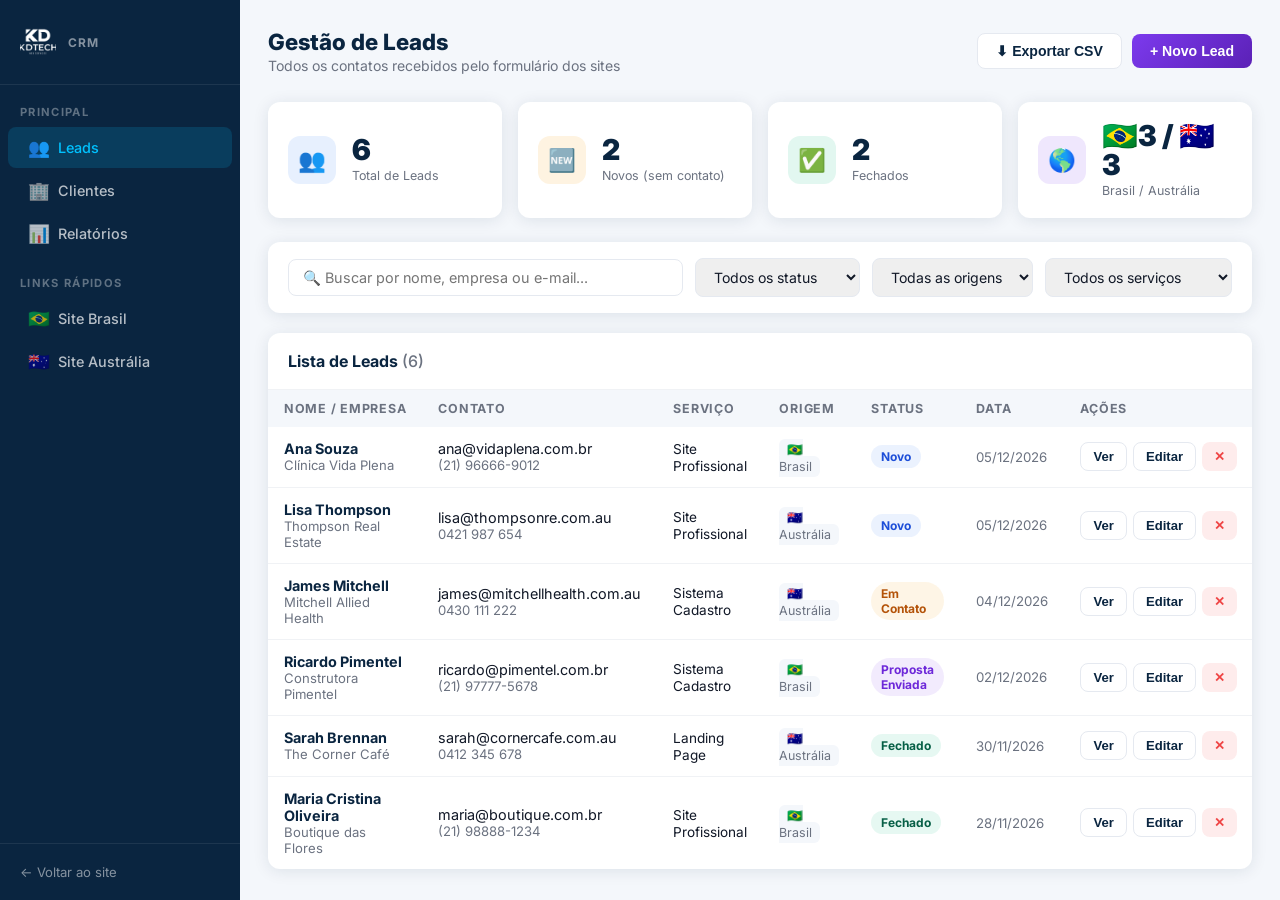
<file: crm/index.html>
<!DOCTYPE html>
<html lang="pt-BR">
<head>
  <meta charset="UTF-8" />
  <meta name="viewport" content="width=device-width, initial-scale=1.0" />
  <title>KDTech CRM – Gestão de Leads</title>
  <meta name="robots" content="noindex, nofollow" />
  <link rel="preconnect" href="https://fonts.googleapis.com" />
  <link href="https://fonts.googleapis.com/css2?family=Inter:wght@400;500;600;700;800&display=swap" rel="stylesheet" />
  <style>
    :root {
      --primary: #0a2540; --accent: #00c2ff; --accent2: #7c3aed;
      --white: #fff; --gray-light: #f4f7fb; --gray: #6b7280; --dark: #111827;
      --success: #10b981; --warning: #f59e0b; --danger: #ef4444; --info: #3b82f6;
      --shadow: 0 2px 16px rgba(10,37,64,0.10); --radius: 12px;
    }
    *, *::before, *::after { box-sizing: border-box; margin: 0; padding: 0; }
    body { font-family: 'Inter', sans-serif; background: var(--gray-light); color: var(--dark); min-height: 100vh; }

    /* LAYOUT */
    .app { display: block; min-height: 100vh; }
    .sidebar {
      background: var(--primary); color: white;
      padding: 0; position: fixed; top: 0; left: 0; bottom: 0; width: 240px;
      display: flex; flex-direction: column; z-index: 100;
      overflow-y: auto;
    }
    .sidebar-logo {
      padding: 24px 20px; display: flex; align-items: center; gap: 10px;
      border-bottom: 1px solid rgba(255,255,255,0.08);
    }
    .logo-mark { width: 36px; height: 36px; border-radius: 8px; background: linear-gradient(135deg,var(--accent),var(--accent2)); display: flex; align-items: center; justify-content: center; font-weight: 900; font-size: 1rem; }
    .logo-text { font-weight: 800; font-size: 1.05rem; }
    .logo-text span { color: var(--accent); }
    .sidebar-label { font-size: 0.7rem; font-weight: 700; letter-spacing: 0.12em; text-transform: uppercase; color: rgba(255,255,255,0.35); padding: 20px 20px 8px; }
    .nav-item {
      display: flex; align-items: center; gap: 10px;
      padding: 10px 20px; font-size: 0.9rem; font-weight: 500;
      color: rgba(255,255,255,0.7); cursor: pointer;
      border-radius: 8px; margin: 0 8px 2px;
      transition: all 0.2s;
    }
    .nav-item:hover, .nav-item.active { background: rgba(255,255,255,0.10); color: white; }
    .nav-item.active { background: rgba(0,194,255,0.15); color: var(--accent); }
    .nav-icon { font-size: 1.1rem; width: 20px; text-align: center; }
    .sidebar-footer { margin-top: auto; padding: 20px; border-top: 1px solid rgba(255,255,255,0.08); }
    .sidebar-footer a { color: rgba(255,255,255,0.5); font-size: 0.82rem; text-decoration: none; display: flex; align-items: center; gap: 8px; }
    .sidebar-footer a:hover { color: white; }

    /* MAIN */
    .main { margin-left: 240px; padding: 28px; min-height: 100vh; }
    .topbar {
      display: flex; align-items: center; justify-content: space-between;
      margin-bottom: 28px;
    }
    .topbar h1 { font-size: 1.4rem; font-weight: 800; color: var(--primary); }
    .topbar-actions { display: flex; gap: 10px; align-items: center; }
    .btn {
      display: inline-flex; align-items: center; gap: 6px;
      padding: 9px 18px; border-radius: 8px; font-weight: 600; font-size: 0.88rem;
      cursor: pointer; border: none; text-decoration: none; transition: all 0.2s;
    }
    .btn-primary { background: linear-gradient(135deg,var(--accent2),#5b21b6); color: white; }
    .btn-primary:hover { transform: translateY(-1px); box-shadow: 0 4px 14px rgba(124,58,237,0.35); }
    .btn-outline { background: white; color: var(--primary); border: 1.5px solid #e5e9f0; }
    .btn-outline:hover { border-color: var(--accent2); color: var(--accent2); }
    .btn-danger { background: var(--danger); color: white; }
    .btn-sm { padding: 6px 12px; font-size: 0.82rem; }

    /* STATS */
    .stats-grid { display: grid; grid-template-columns: repeat(4,1fr); gap: 16px; margin-bottom: 24px; }
    .stat-card {
      background: white; border-radius: var(--radius); padding: 20px;
      box-shadow: var(--shadow); display: flex; align-items: center; gap: 16px;
    }
    .stat-icon { width: 48px; height: 48px; border-radius: 12px; display: flex; align-items: center; justify-content: center; font-size: 1.4rem; flex-shrink: 0; }
    .stat-info { flex: 1; }
    .stat-num { font-size: 1.8rem; font-weight: 900; color: var(--primary); line-height: 1; }
    .stat-lbl { font-size: 0.78rem; color: var(--gray); margin-top: 3px; }
    .stat-delta { font-size: 0.75rem; font-weight: 700; margin-top: 4px; }
    .delta-up { color: var(--success); }

    /* FILTER BAR */
    .filter-bar {
      background: white; border-radius: var(--radius); padding: 16px 20px;
      box-shadow: var(--shadow); margin-bottom: 20px;
      display: flex; gap: 12px; align-items: center; flex-wrap: wrap;
    }
    .search-input {
      flex: 1; min-width: 200px; padding: 9px 14px;
      border: 1.5px solid #e5e9f0; border-radius: 8px;
      font-size: 0.9rem; outline: none; font-family: inherit;
    }
    .search-input:focus { border-color: var(--accent2); }
    .filter-select {
      padding: 9px 14px; border: 1.5px solid #e5e9f0; border-radius: 8px;
      font-size: 0.88rem; color: var(--dark); font-family: inherit; outline: none; cursor: pointer;
    }
    .filter-select:focus { border-color: var(--accent2); }

    /* TABLE */
    .table-card { background: white; border-radius: var(--radius); box-shadow: var(--shadow); overflow: hidden; }
    .table-header { padding: 18px 20px; border-bottom: 1px solid #f0f2f5; display: flex; align-items: center; justify-content: space-between; }
    .table-header h3 { font-size: 1rem; font-weight: 700; color: var(--primary); }
    .table-wrap { overflow-x: auto; }
    table { width: 100%; border-collapse: collapse; }
    thead th {
      background: var(--gray-light); padding: 11px 16px;
      text-align: left; font-size: 0.78rem; font-weight: 700;
      text-transform: uppercase; letter-spacing: 0.06em; color: var(--gray);
      white-space: nowrap;
    }
    tbody tr { border-bottom: 1px solid #f0f2f5; transition: background 0.15s; }
    tbody tr:last-child { border-bottom: none; }
    tbody tr:hover { background: var(--gray-light); }
    tbody td { padding: 13px 16px; font-size: 0.9rem; }
    .lead-name { font-weight: 700; color: var(--primary); }
    .lead-company { font-size: 0.82rem; color: var(--gray); }

    /* STATUS BADGES */
    .badge {
      display: inline-flex; align-items: center; gap: 5px;
      padding: 4px 10px; border-radius: 99px; font-size: 0.75rem; font-weight: 700;
    }
    .badge-novo { background: rgba(59,130,246,0.1); color: #1d4ed8; }
    .badge-contato { background: rgba(245,158,11,0.1); color: #b45309; }
    .badge-proposta { background: rgba(124,58,237,0.1); color: #6d28d9; }
    .badge-fechado { background: rgba(16,185,129,0.1); color: #065f46; }
    .badge-perdido { background: rgba(239,68,68,0.1); color: #b91c1c; }

    /* SOURCE BADGE */
    .source-badge { font-size: 0.78rem; color: var(--gray); background: var(--gray-light); padding: 3px 8px; border-radius: 6px; }

    /* ACTIONS */
    .actions { display: flex; gap: 6px; }

    /* MODAL */
    .modal-overlay {
      display: none; position: fixed; inset: 0; z-index: 999;
      background: rgba(10,37,64,0.55); backdrop-filter: blur(4px);
      align-items: center; justify-content: center;
    }
    .modal-overlay.open { display: flex; }
    .modal {
      background: white; border-radius: 18px; padding: 36px;
      width: 90%; max-width: 600px; max-height: 90vh; overflow-y: auto;
      box-shadow: 0 20px 60px rgba(10,37,64,0.25);
    }
    .modal-header { display: flex; justify-content: space-between; align-items: center; margin-bottom: 24px; }
    .modal-header h2 { font-size: 1.2rem; font-weight: 800; color: var(--primary); }
    .modal-close { background: none; border: none; font-size: 1.5rem; cursor: pointer; color: var(--gray); line-height: 1; }
    .form-group { margin-bottom: 16px; }
    .form-group label { display: block; font-size: 0.83rem; font-weight: 700; color: var(--primary); margin-bottom: 6px; }
    .form-group input, .form-group select, .form-group textarea {
      width: 100%; padding: 10px 14px; border: 1.5px solid #e5e9f0; border-radius: 9px;
      font-size: 0.92rem; font-family: inherit; outline: none; transition: all 0.2s;
    }
    .form-group input:focus, .form-group select:focus, .form-group textarea:focus { border-color: var(--accent2); }
    .form-group textarea { resize: vertical; min-height: 90px; }
    .form-row { display: grid; grid-template-columns: 1fr 1fr; gap: 12px; }
    .modal-footer { display: flex; gap: 10px; justify-content: flex-end; margin-top: 20px; }

    /* DETAIL PANEL */
    .detail-grid { display: grid; grid-template-columns: 1fr 1fr; gap: 14px; margin-bottom: 20px; }
    .detail-item strong { display: block; font-size: 0.78rem; font-weight: 700; color: var(--gray); text-transform: uppercase; letter-spacing: 0.06em; margin-bottom: 3px; }
    .detail-item span { font-size: 0.92rem; color: var(--dark); }
    .notes-box { background: var(--gray-light); border-radius: 10px; padding: 14px; font-size: 0.9rem; color: var(--dark); line-height: 1.6; min-height: 60px; }
    .history-item { padding: 10px 0; border-bottom: 1px solid #f0f2f5; font-size: 0.88rem; }
    .history-item:last-child { border-bottom: none; }
    .history-date { color: var(--gray); font-size: 0.78rem; }

    /* EMPTY STATE */
    .empty-state { text-align: center; padding: 60px 20px; color: var(--gray); }
    .empty-state .empty-icon { font-size: 3rem; margin-bottom: 14px; }
    .empty-state h3 { font-size: 1.1rem; font-weight: 700; color: var(--primary); margin-bottom: 8px; }

    /* TOAST */
    .toast {
      position: fixed; bottom: 24px; left: 50%; transform: translateX(-50%);
      background: var(--primary); color: white; padding: 12px 24px;
      border-radius: 99px; font-size: 0.88rem; font-weight: 600;
      box-shadow: 0 8px 32px rgba(10,37,64,0.3); z-index: 9999;
      opacity: 0; transition: opacity 0.3s; pointer-events: none;
    }
    .toast.show { opacity: 1; }

    /* RESPONSIVE */
    @media (max-width: 768px) {
      .app { grid-template-columns: 1fr; }
      .sidebar { position: static; width: 100%; height: auto; }
      .main { margin-left: 0; padding: 16px; }
      .stats-grid { grid-template-columns: repeat(2,1fr); }
      .form-row { grid-template-columns: 1fr; }
      .detail-grid { grid-template-columns: 1fr; }
    }
    @media (max-width: 480px) {
      .stats-grid { grid-template-columns: 1fr 1fr; }
    }
  </style>
</head>
<body>

<div class="app">
  <!-- SIDEBAR -->
  <aside class="sidebar">
    <div class="sidebar-logo">
      <img src="../assets/img/logo-full-cropped.png" alt="KDTech" style="height:36px;filter:brightness(0) invert(1);object-fit:contain;" />
      <span style="color:rgba(255,255,255,0.5);font-size:0.75rem;font-weight:700;letter-spacing:0.08em;margin-left:2px">CRM</span>
    </div>
    <div class="sidebar-label">Principal</div>
    <div class="nav-item active" onclick="showView('leads')">
      <span class="nav-icon">👥</span> Leads
    </div>
    <div class="nav-item" onclick="showView('clientes')">
      <span class="nav-icon">🏢</span> Clientes
    </div>
    <div class="nav-item" onclick="showView('relatorios')">
      <span class="nav-icon">📊</span> Relatórios
    </div>
    <div class="sidebar-label">Links Rápidos</div>
    <div class="nav-item" onclick="window.open('../index.html')">
      <span class="nav-icon">🇧🇷</span> Site Brasil
    </div>
    <div class="nav-item" onclick="window.open('../en/index.html')">
      <span class="nav-icon">🇦🇺</span> Site Austrália
    </div>
    <div class="sidebar-footer">
      <a href="../index.html">← Voltar ao site</a>
    </div>
  </aside>

  <!-- MAIN -->
  <main class="main">

    <!-- VIEW: LEADS -->
    <div id="view-leads">
      <div class="topbar">
        <div>
          <h1>Gestão de Leads</h1>
          <p style="color:var(--gray);font-size:0.88rem;margin-top:2px">Todos os contatos recebidos pelo formulário dos sites</p>
        </div>
        <div class="topbar-actions">
          <button class="btn btn-outline" onclick="exportCSV()">⬇ Exportar CSV</button>
          <button class="btn btn-primary" onclick="openNewLead()">+ Novo Lead</button>
        </div>
      </div>

      <!-- Stats -->
      <div class="stats-grid" id="statsGrid"></div>

      <!-- Filter Bar -->
      <div class="filter-bar">
        <input class="search-input" type="text" id="searchInput" placeholder="🔍 Buscar por nome, empresa ou e-mail..." oninput="renderTable()" />
        <select class="filter-select" id="filterStatus" onchange="renderTable()">
          <option value="">Todos os status</option>
          <option value="Novo">Novo</option>
          <option value="Em Contato">Em Contato</option>
          <option value="Proposta Enviada">Proposta Enviada</option>
          <option value="Fechado">Fechado</option>
          <option value="Perdido">Perdido</option>
        </select>
        <select class="filter-select" id="filterSource" onchange="renderTable()">
          <option value="">Todas as origens</option>
          <option value="Brasil">Site Brasil</option>
          <option value="Austrália">Site Austrália</option>
          <option value="Manual">Manual</option>
        </select>
        <select class="filter-select" id="filterService" onchange="renderTable()">
          <option value="">Todos os serviços</option>
          <option value="landing-page">Landing Page</option>
          <option value="site-profissional">Site Profissional</option>
          <option value="sistema-cadastro">Sistema de Cadastro</option>
          <option value="loja-virtual">Loja Virtual</option>
          <option value="manutencao">Manutenção</option>
        </select>
      </div>

      <!-- Table -->
      <div class="table-card">
        <div class="table-header">
          <h3>Lista de Leads <span id="leadCount" style="color:var(--gray);font-weight:500"></span></h3>
        </div>
        <div class="table-wrap">
          <table>
            <thead>
              <tr>
                <th>Nome / Empresa</th>
                <th>Contato</th>
                <th>Serviço</th>
                <th>Origem</th>
                <th>Status</th>
                <th>Data</th>
                <th>Ações</th>
              </tr>
            </thead>
            <tbody id="leadsBody"></tbody>
          </table>
        </div>
        <div id="emptyState" class="empty-state" style="display:none">
          <div class="empty-icon">📭</div>
          <h3>Nenhum lead encontrado</h3>
          <p>Ajuste os filtros ou adicione um novo lead manualmente.</p>
        </div>
      </div>
    </div>

    <!-- VIEW: CLIENTES -->
    <div id="view-clientes" style="display:none">
      <div class="topbar">
        <h1>Clientes Ativos</h1>
        <button class="btn btn-primary" onclick="openNewClient()">+ Novo Cliente</button>
      </div>
      <div class="table-card">
        <div class="table-header"><h3>Clientes</h3></div>
        <div class="table-wrap">
          <table>
            <thead><tr><th>Nome</th><th>Empresa</th><th>E-mail</th><th>Plano</th><th>Desde</th><th>Ações</th></tr></thead>
            <tbody id="clientesBody"></tbody>
          </table>
        </div>
        <div id="emptyClients" class="empty-state" style="display:none">
          <div class="empty-icon">🏢</div>
          <h3>Nenhum cliente cadastrado ainda</h3>
          <p>Converta leads em clientes para aparecerem aqui.</p>
        </div>
      </div>
    </div>

    <!-- VIEW: RELATÓRIOS -->
    <div id="view-relatorios" style="display:none">
      <div class="topbar"><h1>Relatórios</h1></div>
      <div style="display:grid;grid-template-columns:1fr 1fr;gap:20px">
        <div class="table-card" style="padding:24px">
          <h3 style="font-size:1rem;font-weight:700;color:var(--primary);margin-bottom:16px">Leads por Status</h3>
          <div id="reportStatus"></div>
        </div>
        <div class="table-card" style="padding:24px">
          <h3 style="font-size:1rem;font-weight:700;color:var(--primary);margin-bottom:16px">Leads por Origem</h3>
          <div id="reportSource"></div>
        </div>
        <div class="table-card" style="padding:24px">
          <h3 style="font-size:1rem;font-weight:700;color:var(--primary);margin-bottom:16px">Leads por Serviço</h3>
          <div id="reportService"></div>
        </div>
        <div class="table-card" style="padding:24px">
          <h3 style="font-size:1rem;font-weight:700;color:var(--primary);margin-bottom:16px">Últimos 7 dias</h3>
          <div id="reportRecent"></div>
        </div>
      </div>
    </div>

  </main>
</div>

<!-- MODAL: LEAD DETAIL / EDIT -->
<div class="modal-overlay" id="leadModal">
  <div class="modal">
    <div class="modal-header">
      <h2 id="modalTitle">Detalhes do Lead</h2>
      <button class="modal-close" onclick="closeModal('leadModal')">✕</button>
    </div>
    <div id="modalBody"></div>
  </div>
</div>

<!-- TOAST -->
<div class="toast" id="toast"></div>

<script>
// ===== DATA LAYER =====
const STORAGE_KEY = 'kdtech_crm_leads';
const CLIENTS_KEY = 'kdtech_crm_clients';

function getLeads() { return JSON.parse(localStorage.getItem(STORAGE_KEY) || '[]'); }
function saveLeads(leads) { localStorage.setItem(STORAGE_KEY, JSON.stringify(leads)); }
function getClients() { return JSON.parse(localStorage.getItem(CLIENTS_KEY) || '[]'); }
function saveClients(c) { localStorage.setItem(CLIENTS_KEY, JSON.stringify(c)); }

function genId() { return Date.now().toString(36) + Math.random().toString(36).slice(2, 6); }

// Seed demo data if empty
function seedDemo() {
  if (getLeads().length > 0) return;
  const demo = [
    { id: genId(), nome: 'Maria Cristina Oliveira', empresa: 'Boutique das Flores', email: 'maria@boutique.com.br', telefone: '(21) 98888-1234', servico: 'site-profissional', mensagem: 'Quero um site para minha floricultura.', status: 'Fechado', origem: 'Brasil', data: new Date(Date.now()-7*86400000).toISOString(), notas: 'Cliente fechou plano Profissional R$3.800. Entrega até dia 20.' },
    { id: genId(), nome: 'Ricardo Pimentel', empresa: 'Construtora Pimentel', email: 'ricardo@pimentel.com.br', telefone: '(21) 97777-5678', servico: 'sistema-cadastro', mensagem: 'Preciso de sistema para cadastrar funcionários.', status: 'Proposta Enviada', origem: 'Brasil', data: new Date(Date.now()-3*86400000).toISOString(), notas: 'Proposta de R$7.500 enviada. Aguardando retorno.' },
    { id: genId(), nome: 'Sarah Brennan', empresa: 'The Corner Café', email: 'sarah@cornercafe.com.au', telefone: '0412 345 678', servico: 'landing-page', mensagem: 'Need a simple website for my café in Sydney.', status: 'Fechado', origem: 'Austrália', data: new Date(Date.now()-5*86400000).toISOString(), notas: 'Closed Starter plan A$800. Delivered.' },
    { id: genId(), nome: 'James Mitchell', empresa: 'Mitchell Allied Health', email: 'james@mitchellhealth.com.au', telefone: '0430 111 222', servico: 'sistema-cadastro', mensagem: 'We need a patient registration system.', status: 'Em Contato', origem: 'Austrália', data: new Date(Date.now()-1*86400000).toISOString(), notas: 'Scheduled call for Thursday.' },
    { id: genId(), nome: 'Ana Souza', empresa: 'Clínica Vida Plena', email: 'ana@vidaplena.com.br', telefone: '(21) 96666-9012', servico: 'site-profissional', mensagem: 'Quero um site para minha clínica.', status: 'Novo', origem: 'Brasil', data: new Date().toISOString(), notas: '' },
    { id: genId(), nome: 'Lisa Thompson', empresa: 'Thompson Real Estate', email: 'lisa@thompsonre.com.au', telefone: '0421 987 654', servico: 'site-profissional', mensagem: 'Looking for a professional real estate website.', status: 'Novo', origem: 'Austrália', data: new Date().toISOString(), notas: '' },
  ];
  saveLeads(demo);
}

// ===== VIEWS =====
function showView(view) {
  ['leads','clientes','relatorios'].forEach(v => {
    document.getElementById('view-'+v).style.display = v === view ? '' : 'none';
  });
  document.querySelectorAll('.nav-item').forEach((el,i) => el.classList.toggle('active', i === ['leads','clientes','relatorios'].indexOf(view)));
  if (view === 'leads') { renderStats(); renderTable(); }
  if (view === 'clientes') renderClients();
  if (view === 'relatorios') renderReports();
}

// ===== STATS =====
function renderStats() {
  const leads = getLeads();
  const total = leads.length;
  const novos = leads.filter(l => l.status === 'Novo').length;
  const fechados = leads.filter(l => l.status === 'Fechado').length;
  const brasil = leads.filter(l => l.origem === 'Brasil').length;
  const australia = leads.filter(l => l.origem === 'Austrália').length;
  document.getElementById('statsGrid').innerHTML = `
    <div class="stat-card"><div class="stat-icon" style="background:rgba(59,130,246,0.12)">👥</div><div class="stat-info"><div class="stat-num">${total}</div><div class="stat-lbl">Total de Leads</div></div></div>
    <div class="stat-card"><div class="stat-icon" style="background:rgba(245,158,11,0.12)">🆕</div><div class="stat-info"><div class="stat-num">${novos}</div><div class="stat-lbl">Novos (sem contato)</div></div></div>
    <div class="stat-card"><div class="stat-icon" style="background:rgba(16,185,129,0.12)">✅</div><div class="stat-info"><div class="stat-num">${fechados}</div><div class="stat-lbl">Fechados</div></div></div>
    <div class="stat-card"><div class="stat-icon" style="background:rgba(124,58,237,0.12)">🌎</div><div class="stat-info"><div class="stat-num">🇧🇷${brasil} / 🇦🇺${australia}</div><div class="stat-lbl">Brasil / Austrália</div></div></div>
  `;
}

// ===== TABLE =====
const statusMap = {
  'Novo': 'badge-novo', 'Em Contato': 'badge-contato',
  'Proposta Enviada': 'badge-proposta', 'Fechado': 'badge-fechado', 'Perdido': 'badge-perdido'
};
const serviceLabels = {
  'landing-page':'Landing Page','site-profissional':'Site Profissional',
  'sistema-cadastro':'Sistema Cadastro','loja-virtual':'Loja Virtual','manutencao':'Manutenção','outro':'Outro'
};

function renderTable() {
  const leads = getLeads();
  const q = document.getElementById('searchInput').value.toLowerCase();
  const st = document.getElementById('filterStatus').value;
  const src = document.getElementById('filterSource').value;
  const svc = document.getElementById('filterService').value;

  const filtered = leads.filter(l => {
    const match = !q || [l.nome,l.empresa,l.email,l.telefone].join(' ').toLowerCase().includes(q);
    return match && (!st || l.status === st) && (!src || l.origem === src) && (!svc || l.servico === svc);
  }).sort((a,b) => new Date(b.data) - new Date(a.data));

  document.getElementById('leadCount').textContent = `(${filtered.length})`;
  const tbody = document.getElementById('leadsBody');
  const empty = document.getElementById('emptyState');

  if (filtered.length === 0) { tbody.innerHTML = ''; empty.style.display = ''; return; }
  empty.style.display = 'none';

  tbody.innerHTML = filtered.map(l => `
    <tr>
      <td><div class="lead-name">${esc(l.nome)}</div><div class="lead-company">${esc(l.empresa||'—')}</div></td>
      <td><div>${esc(l.email)}</div><div style="font-size:0.82rem;color:var(--gray)">${esc(l.telefone||'')}</div></td>
      <td><span style="font-size:0.85rem">${serviceLabels[l.servico]||l.servico||'—'}</span></td>
      <td><span class="source-badge">${l.origem==='Brasil'?'🇧🇷 Brasil':l.origem==='Austrália'?'🇦🇺 Austrália':'🖊 Manual'}</span></td>
      <td><span class="badge ${statusMap[l.status]||'badge-novo'}">${l.status}</span></td>
      <td style="font-size:0.83rem;color:var(--gray);white-space:nowrap">${fmtDate(l.data)}</td>
      <td><div class="actions">
        <button class="btn btn-outline btn-sm" onclick="viewLead('${l.id}')">Ver</button>
        <button class="btn btn-outline btn-sm" onclick="editLead('${l.id}')">Editar</button>
        <button class="btn btn-sm" style="background:rgba(239,68,68,0.1);color:var(--danger);border:none" onclick="deleteLead('${l.id}')">✕</button>
      </div></td>
    </tr>
  `).join('');
}

// ===== LEAD ACTIONS =====
function viewLead(id) {
  const l = getLeads().find(x => x.id === id);
  if (!l) return;
  document.getElementById('modalTitle').textContent = 'Detalhes do Lead';
  document.getElementById('modalBody').innerHTML = `
    <div class="detail-grid">
      <div class="detail-item"><strong>Nome</strong><span>${esc(l.nome)}</span></div>
      <div class="detail-item"><strong>Empresa</strong><span>${esc(l.empresa||'—')}</span></div>
      <div class="detail-item"><strong>E-mail</strong><span>${esc(l.email)}</span></div>
      <div class="detail-item"><strong>Telefone</strong><span>${esc(l.telefone||'—')}</span></div>
      <div class="detail-item"><strong>Serviço</strong><span>${serviceLabels[l.servico]||l.servico||'—'}</span></div>
      <div class="detail-item"><strong>Origem</strong><span>${l.origem}</span></div>
      <div class="detail-item"><strong>Status</strong><span class="badge ${statusMap[l.status]}">${l.status}</span></div>
      <div class="detail-item"><strong>Data</strong><span>${fmtDate(l.data)}</span></div>
    </div>
    ${l.mensagem ? `<div style="margin-bottom:16px"><strong style="font-size:0.78rem;font-weight:700;color:var(--gray);text-transform:uppercase;letter-spacing:0.06em">Mensagem</strong><div class="notes-box" style="margin-top:6px">${esc(l.mensagem)}</div></div>` : ''}
    <div><strong style="font-size:0.78rem;font-weight:700;color:var(--gray);text-transform:uppercase;letter-spacing:0.06em">Notas internas</strong><div class="notes-box" style="margin-top:6px">${esc(l.notas||'Sem notas.')}</div></div>
    <div style="margin-top:20px;display:flex;gap:10px;flex-wrap:wrap">
      <button class="btn btn-primary" onclick="editLead('${l.id}');closeModal('leadModal')">✏ Editar</button>
      <a href="https://wa.me/${l.origem==='Austrália'?'61':'55'}${(l.telefone||'').replace(/\D/g,'')}" target="_blank" class="btn btn-outline" style="background:#25D366;color:white;border:none">💬 WhatsApp</a>
      <a href="mailto:${l.email}" class="btn btn-outline">📧 E-mail</a>
      ${l.status!=='Fechado'?`<button class="btn btn-outline" onclick="convertToClient('${l.id}')">✅ Converter em Cliente</button>`:''}
    </div>
  `;
  openModal('leadModal');
}

function editLead(id) {
  const l = id ? getLeads().find(x => x.id === id) : null;
  const isNew = !l;
  document.getElementById('modalTitle').textContent = isNew ? 'Novo Lead' : 'Editar Lead';
  document.getElementById('modalBody').innerHTML = `
    <form id="leadEditForm">
      <div class="form-row">
        <div class="form-group"><label>Nome *</label><input name="nome" value="${esc(l?.nome||'')}" required /></div>
        <div class="form-group"><label>Empresa</label><input name="empresa" value="${esc(l?.empresa||'')}" /></div>
      </div>
      <div class="form-row">
        <div class="form-group"><label>E-mail *</label><input type="email" name="email" value="${esc(l?.email||'')}" required /></div>
        <div class="form-group"><label>Telefone</label><input name="telefone" value="${esc(l?.telefone||'')}" /></div>
      </div>
      <div class="form-row">
        <div class="form-group"><label>Serviço</label>
          <select name="servico">
            ${['landing-page','site-profissional','sistema-cadastro','loja-virtual','manutencao','outro'].map(v=>`<option value="${v}"${l?.servico===v?' selected':''}>${serviceLabels[v]}</option>`).join('')}
          </select>
        </div>
        <div class="form-group"><label>Origem</label>
          <select name="origem">
            ${['Brasil','Austrália','Manual'].map(v=>`<option value="${v}"${(l?.origem||'Manual')===v?' selected':''}>${v}</option>`).join('')}
          </select>
        </div>
      </div>
      <div class="form-group"><label>Status</label>
        <select name="status">
          ${['Novo','Em Contato','Proposta Enviada','Fechado','Perdido'].map(v=>`<option value="${v}"${(l?.status||'Novo')===v?' selected':''}>${v}</option>`).join('')}
        </select>
      </div>
      <div class="form-group"><label>Notas internas</label><textarea name="notas">${esc(l?.notas||'')}</textarea></div>
      <div class="modal-footer">
        <button type="button" class="btn btn-outline" onclick="closeModal('leadModal')">Cancelar</button>
        <button type="submit" class="btn btn-primary">${isNew ? 'Criar Lead' : 'Salvar'}</button>
      </div>
    </form>
  `;
  document.getElementById('leadEditForm').onsubmit = function(e) {
    e.preventDefault();
    const data = Object.fromEntries(new FormData(this).entries());
    const leads = getLeads();
    if (isNew) { leads.push({ id: genId(), ...data, data: new Date().toISOString(), mensagem: '' }); toast('Lead criado com sucesso!'); }
    else { const idx = leads.findIndex(x => x.id === id); leads[idx] = { ...leads[idx], ...data }; toast('Lead atualizado!'); }
    saveLeads(leads); closeModal('leadModal'); renderStats(); renderTable();
  };
  openModal('leadModal');
}

function openNewLead() { editLead(null); }

function deleteLead(id) {
  if (!confirm('Remover este lead?')) return;
  saveLeads(getLeads().filter(l => l.id !== id));
  renderStats(); renderTable(); toast('Lead removido.');
}

function convertToClient(id) {
  const leads = getLeads();
  const l = leads.find(x => x.id === id);
  if (!l) return;
  const idx = leads.findIndex(x => x.id === id);
  leads[idx].status = 'Fechado';
  saveLeads(leads);
  const clients = getClients();
  clients.push({ id: genId(), nome: l.nome, empresa: l.empresa, email: l.email, telefone: l.telefone, plano: serviceLabels[l.servico]||l.servico, desde: new Date().toISOString() });
  saveClients(clients);
  closeModal('leadModal'); renderStats(); renderTable();
  toast('Lead convertido em cliente!');
}

// ===== CLIENTS =====
function renderClients() {
  const clients = getClients();
  const tbody = document.getElementById('clientesBody');
  const empty = document.getElementById('emptyClients');
  if (clients.length === 0) { tbody.innerHTML=''; empty.style.display=''; return; }
  empty.style.display = 'none';
  tbody.innerHTML = clients.map(c => `
    <tr>
      <td class="lead-name">${esc(c.nome)}</td>
      <td>${esc(c.empresa||'—')}</td>
      <td>${esc(c.email)}</td>
      <td><span class="badge badge-fechado">${esc(c.plano||'—')}</span></td>
      <td style="font-size:0.83rem;color:var(--gray)">${fmtDate(c.desde)}</td>
      <td><div class="actions">
        <a href="mailto:${c.email}" class="btn btn-outline btn-sm">📧</a>
        <button class="btn btn-sm" style="background:rgba(239,68,68,0.1);color:var(--danger);border:none" onclick="deleteClient('${c.id}')">✕</button>
      </div></td>
    </tr>
  `).join('');
}

function deleteClient(id) {
  if (!confirm('Remover este cliente?')) return;
  saveClients(getClients().filter(c => c.id !== id));
  renderClients(); toast('Cliente removido.');
}

// ===== REPORTS =====
function renderReports() {
  const leads = getLeads();
  const by = (key, vals) => vals.map(v => {
    const n = leads.filter(l => l[key] === v).length;
    const pct = leads.length ? Math.round(n/leads.length*100) : 0;
    return `<div style="margin-bottom:12px">
      <div style="display:flex;justify-content:space-between;font-size:0.88rem;margin-bottom:4px"><span>${v}</span><strong>${n}</strong></div>
      <div style="background:#f0f2f5;border-radius:99px;height:8px"><div style="background:linear-gradient(90deg,var(--accent),var(--accent2));height:8px;border-radius:99px;width:${pct}%"></div></div>
    </div>`;
  }).join('');
  document.getElementById('reportStatus').innerHTML = by('status', ['Novo','Em Contato','Proposta Enviada','Fechado','Perdido']);
  document.getElementById('reportSource').innerHTML = by('origem', ['Brasil','Austrália','Manual']);
  document.getElementById('reportService').innerHTML = by('servico', ['landing-page','site-profissional','sistema-cadastro','loja-virtual','manutencao','outro']);
  const recent = leads.filter(l => new Date(l.data) > new Date(Date.now()-7*86400000));
  document.getElementById('reportRecent').innerHTML = `<div style="font-size:2rem;font-weight:900;color:var(--accent2)">${recent.length}</div><div style="color:var(--gray);margin-top:6px">leads nos últimos 7 dias</div>`;
}

// ===== EXPORT =====
function exportCSV() {
  const leads = getLeads();
  const headers = ['Nome','Empresa','Email','Telefone','Serviço','Origem','Status','Data','Notas'];
  const rows = leads.map(l => [l.nome,l.empresa,l.email,l.telefone,l.servico,l.origem,l.status,fmtDate(l.data),l.notas||''].map(v => `"${(v||'').replace(/"/g,'""')}"`).join(','));
  const csv = [headers.join(','), ...rows].join('\n');
  const a = document.createElement('a'); a.href = 'data:text/csv;charset=utf-8,' + encodeURIComponent(csv);
  a.download = 'kdtech-leads-'+new Date().toISOString().slice(0,10)+'.csv'; a.click();
  toast('CSV exportado!');
}

// ===== UTILS =====
function esc(s) { return String(s||'').replace(/&/g,'&amp;').replace(/</g,'&lt;').replace(/>/g,'&gt;').replace(/"/g,'&quot;'); }
function fmtDate(d) { if (!d) return '—'; return new Date(d).toLocaleDateString('pt-BR',{day:'2-digit',month:'2-digit',year:'numeric'}); }
function openModal(id) { document.getElementById(id).classList.add('open'); }
function closeModal(id) { document.getElementById(id).classList.remove('open'); }
function toast(msg) {
  const t = document.getElementById('toast'); t.textContent = msg; t.classList.add('show');
  setTimeout(() => t.classList.remove('show'), 3000);
}

// Close modal on overlay click
document.querySelectorAll('.modal-overlay').forEach(el => el.addEventListener('click', e => { if (e.target === el) closeModal(el.id); }));

// ===== INIT =====
seedDemo();
showView('leads');

// Listen for new leads from form (cross-tab via storage event)
window.addEventListener('storage', e => {
  if (e.key === STORAGE_KEY) { renderStats(); renderTable(); }
});
</script>
</body>
</html>
</file>
